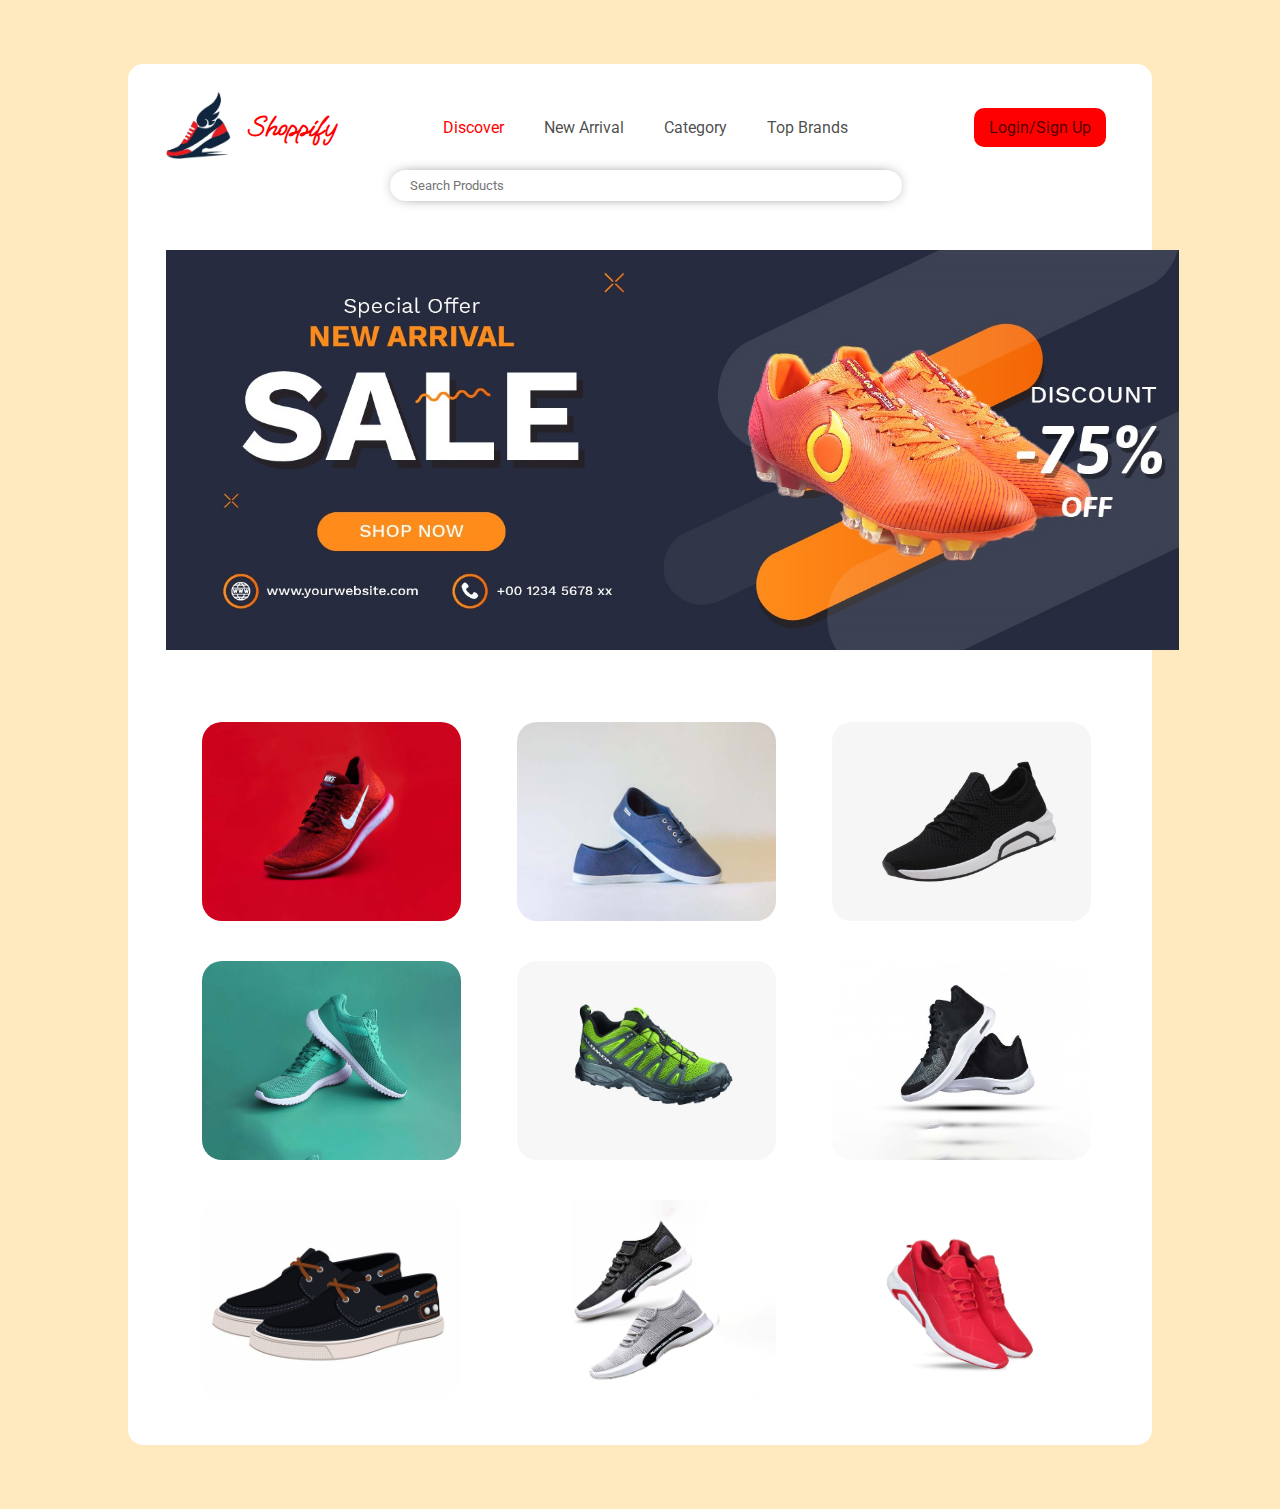
<file: index.html>
<!DOCTYPE html>
<html lang="en">
  <head>
    <meta charset="UTF-8" />
    <meta http-equiv="X-UA-Compatible" content="IE=edge" />
    <meta name="viewport" content="width=device-width, initial-scale=1.0" />
    <link rel="stylesheet" href="style.css" />
    <title>Document</title>
  </head>
  <body>
    <div class="mainContainer">
      <div class="nav-bar">
        <div class="logo">
          <a href=""><img src="images/logo.png" alt="" /></a>
          <p>Shoppify</p>
        </div>
        <ul class="underline">
          <li class="nav-lists"><a class="active" href="">Discover</a></li>
          <li class="nav-lists"><a href="">New Arrival</a></li>
          <li class="nav-lists"><a href="category.html">Category</a></li>
          <li class="nav-lists"><a href="">Top Brands</a></li>
        </ul>
        <ul class="login">
          <li class="login-lists"><a href="login.html">Login/Sign Up</a></li>
        </ul>
      </div>

      <div class="search-bar">
        <form action="">
          <input placeholder="Search Products" class="search" type="text" />
        </form>
      </div>

      <div class="content">
        <div class="slide-show">
          <div class="slides">
            <img src="images/image 2.jpg" alt="" />
          </div>
          <div class="slides">
            <img src="images/image 1.jpg" alt="" />
          </div>
          <div class="slides">
            <img src="images/image 3.jpg" alt="" />
          </div>
          <div class="slides">
            <img src="images/image 2.jpg" alt="" />
          </div>
        </div>
      </div>

      <div class="discover-content">
        <div class="boxes">
          <a href="">
            <img src="images/shoe 1.jpg" alt="" />
          </a>
        </div>
        <div class="boxes">
          <a href="">
            <img src="images/shoe 2.jpg" alt="" />
          </a>
        </div>
        <div class="boxes">
          <a href="">
            <img src="images/shoe 3.png" alt="" />
          </a>
        </div>
        <div class="boxes">
          <a href="">
            <img src="images/shoe 4.jpg" alt="" />
          </a>
        </div>
        <div class="boxes">
          <a href="">
            <img src="images/shoe 5.jpg" alt="" />
          </a>
        </div>
        <div class="boxes">
          <a href="">
            <img src="images/shoe 6.jpg" alt="" />
          </a>
        </div>
        <div class="boxes">
          <a href="">
            <img src="images/shoe 7.jpg" alt="" />
          </a>
        </div>
        <div class="boxes">
          <a href="">
            <img src="images/shoe 8.jpg" alt="" />
          </a>
        </div>
        <div class="boxes">
          <a href="">
            <img src="images/shoe 9.jpg" alt="" />
          </a>
        </div>
      </div>
    </div>
  </body>
</html>
</file>
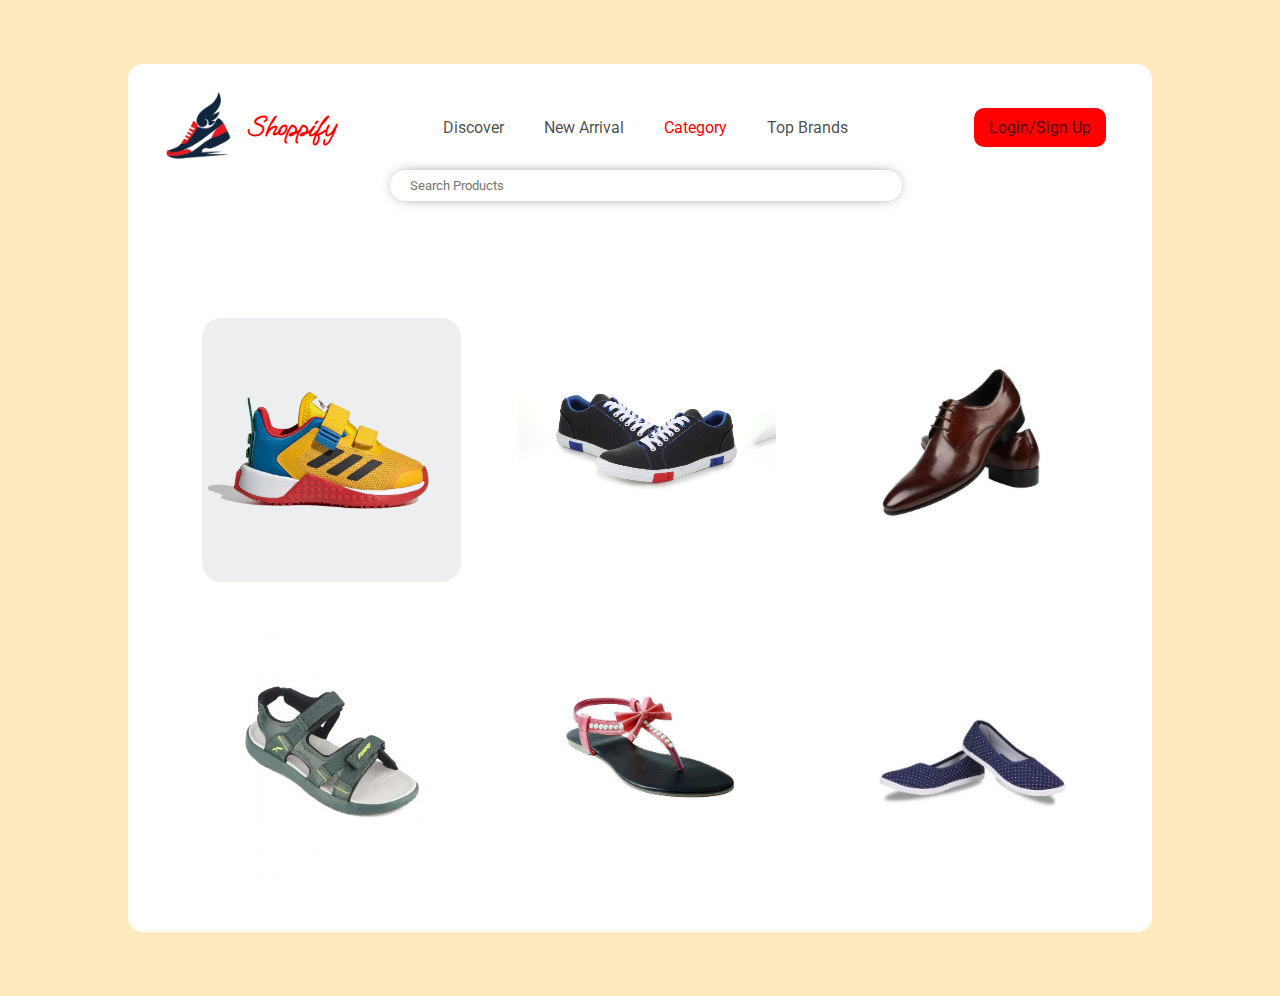
<file: category.html>
<!DOCTYPE html>
<html lang="en">
<head>
    <meta charset="UTF-8">
    <meta http-equiv="X-UA-Compatible" content="IE=edge">
    <meta name="viewport" content="width=device-width, initial-scale=1.0">
    <title>Document</title>
    <link rel="stylesheet" href="style.css">
</head>
<body>
    
    <div class="mainContainer">
        <div class="nav-bar">
            <div class="logo">
              <a href=""><img src="images/logo.png" alt="" /></a>
              <p>Shoppify</p>
            </div>
            <ul class="underline">
              <li class="nav-lists"><a href="index.html">Discover</a></li>
              <li class="nav-lists"><a href="">New Arrival</a></li>
              <li class="nav-lists"><a class="active" href="category.html">Category</a></li>
              <li class="nav-lists"><a href="">Top Brands</a></li>
            </ul>
            <ul class="login">
              <li class="login-lists"><a href="login.html">Login/Sign Up</a></li>
            </ul>
          </div>
    
          <div class="search-bar">
            <form action="">
              <input placeholder="Search Products" class="search" type="text" />
            </form>
          </div>

          <div class="discover-content1">
            <div class="boxes1 content1">
              <a href="">
                <img src="images/category 1.jpg" alt="" />
              </a>
            </div>
            <div class="boxes1 content2">
              <a href="">
                <img src="images/category 2.jpg" alt="" />
              </a>
            </div>
            <div class="boxes1 content3">
              <a href="">
                <img src="images/category 3.jpg" alt="" />
              </a>
            </div>
            <div class="boxes1 content4">
              <a href="">
                <img src="images/category 4.jpg" alt="" />
              </a>
            </div>
            <div class="boxes1 content5">
              <a href="">
                <img src="images/category 5.jpg" alt="" />
              </a>
            </div>
            <div class="boxes1 content6">
              <a href="">
                <img src="images/category 6.jpg" alt="" />
              </a>
            </div>
            
    </div>

</body>
</html>
</file>
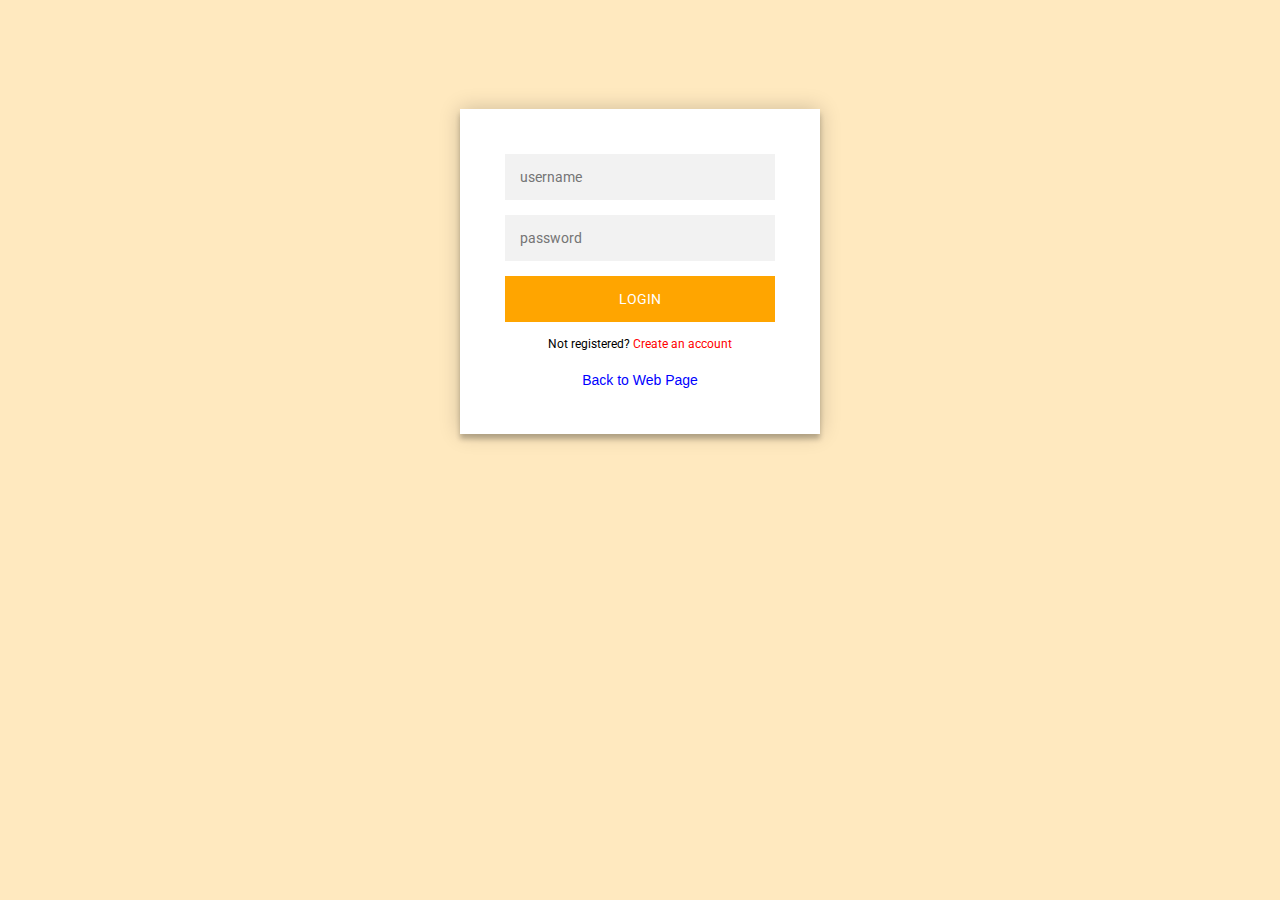
<file: login.html>
<!DOCTYPE html>
<html lang="en" >
<head>
  <meta charset="UTF-8">
  <title>Modern Flat Design Login Form Example</title>
  <link rel="stylesheet" href="styleForLogin.css">

</head>
<body>
<div class="login-page">
  <div class="form">
    <form class="register-form">
      <input type="text" required placeholder="name"/>
      <input type="password" required placeholder="password"/>
      <input type="text" required placeholder="email address"/>
      <button>create</button>
      <p class="message">Already registered? <a href="#">Sign In</a></p>
    </form>
    <form class="login-form">
      <input type="text" required placeholder="username"/>
      <input type="password" required placeholder="password"/>
      <button>login</button>
      <p class="message">Not registered? <a href="#">Create an account</a></p>
    </form>
    <br>
    <a class="back" href="index.html">Back to Web Page</a>
  </div>

</div>
  <script src='https://cdnjs.cloudflare.com/ajax/libs/jquery/2.1.3/jquery.min.js'></script><script  src="./script.js"></script>

</body>
</html>
</file>
<file: style.css>
@import url("https://fonts.googleapis.com/css2?family=Roboto:wght@500&display=swap");
@import url("https://fonts.googleapis.com/css2?family=Oooh+Baby&display=swap");
* {
  margin: 0;
  padding: 0;
  box-sizing: border-box;
  font-family: "Roboto", sans-serif;
}

body {
  background-color: rgba(255, 166, 0, 0.25);
}

.mainContainer {
  background-color: white;
  margin: 5% auto;
  width: 80%;
  border-radius: 15px;
  padding: 3vh 2vw 3vh 3vw;
}

.nav-bar {
  display: flex;
  justify-content: space-between;
  align-items: center;
}
.logo {
  display: flex;
  align-items: center;
  color: red;
}
.logo p {
  margin-left: 12px;
  font-weight: bold;
  cursor: pointer;
  user-select: none;
  font-size: 28px;
  font-family: "Oooh Baby", cursive;
}
.logo a {
  vertical-align: middle;
}

.logo img {
  cursor: pointer;
  width: 70px;
}

.nav-bar ul {
  display: flex;
  list-style-type: none;
}
.nav-lists a {
  position: relative;
}

.nav-lists a::before {
  position: absolute;
  left: -10%;
  top: 107%;
  width: 120%;
  content: "";
  height: 1%;
  transform: scaleX(0);
  background-color: red;
  border-radius: 2px;
  transition: 0.2s;
}

.nav-lists a:hover::before {
  transform: scaleX(1);
}

.active {
  color: red !important;
}

.nav-bar ul li {
  margin: 0 20px;
  transition: 0.1s;
}

.nav-bar ul li:hover {
  transform: scale(1.1);
  color: red;
}

.nav-bar ul:last-child li:hover {
  transform: scale(1.06);
}

.nav-bar a {
  text-decoration: none;
  color: rgba(0, 0, 0, 0.712);
  transition: 0.2s;
}
.nav-bar a:hover {
  color: red;
}

.login li {
  padding: 10px 15px;
  border-radius: 10px;
  cursor: pointer;
  background-color: red;
}

.login li:hover {
  transform: none;
}
.login li:hover a {
  color: white;
}

.search-bar {
  margin-top: 7px;
  position: relative;
  height: 80px;
}

.search {
  width: 40vw;
  padding: 8px 20px;
  position: absolute;
  left: 50%;
  border-radius: 20px;
  border: none;
  box-shadow: 0 0 15px -7px black;

  transform: translateX(-50%);
}

.search:focus {
  outline: 1px solid rgba(255, 166, 0, 1);
  box-shadow: 0 0 13px -7px black;
}

.content {
  width: 1013px;
  margin: auto;
  overflow: hidden;
}

.slides img {
  height: 400px;
  width: 1013px;
}
.slide-show {
  width: 100%;
  display: flex;

  animation: slide 10s infinite;
}
@keyframes slide {
  0% {
    transform: translateX(0);
  }
  25% {
    transform: translateX(0);
  }
  30% {
    transform: translateX(-100%);
  }
  50% {
    transform: translateX(-100%);
  }
  55% {
    transform: translateX(-200%);
  }
  75% {
    transform: translateX(-200%);
  }
  80% {
    transform: translateX(-300%);
  }
  100% {
    transform: translateX(-300%);
  }
}

.discover-content {
  margin-top: 5%;
  display: flex;
  justify-content: space-evenly;
  flex-wrap: wrap;
}

.boxes {
  position: relative;
  width: 27%;
  cursor: pointer;
  margin: 20px;
  border-radius: 20px;
  overflow: hidden;
}

.boxes::before {
    background-color: rgb(255, 51, 0);
    height: 40px;
    padding-top: 10px;
    text-align: center;
    width: 100%;
    opacity: 0;
  content: "View Product";
  box-shadow: 0 0 10px 0 black;
  color: white;
  line-height: 25px;
  position: absolute;
  top: 100%;
  transform: translateY(100%);
  transition: 0.2s;
  z-index: 10;
}

.boxes:hover::before {
  opacity: 1;
  transform: translateY(-100%);  
}


.boxes img {
  height: 100%;
  width: 100%;
  
  transition: 0.2s;
}

.boxes:hover {
  box-shadow: 0 0 20px -8px black;
}

.boxes:hover img {
  transform: scale(1.05) translateY(-10%);
  filter: blur(2px);
  transition: 0.3s ;

}



.discover-content1 {
  margin-top: 5%;
  display: flex;
  justify-content: space-evenly;
  flex-wrap: wrap;
}







.boxes1 {
  position: relative;
  width: 27%;
  cursor: pointer;
  margin: 20px;
  border-radius: 20px;
  overflow: hidden;
}

.content1::before{
  content: "Kids' Category";

}
.content2::before{
  content: "Boys' Category";

}
.content3::before{
  content: "Men's Category";

}
.content4::before{
  content: "Sandals";

}
.content5::before{
  content: "Women's Sandals";

}
.content6::before{
  content: "Womens's Casual";

}

.boxes1::before {
  
    background-color: rgb(255, 51, 0);
    height: 70px;
    padding-top: 10px;
    text-align: center;
    width: 100%;
    opacity: 0;
  position: absolute;
  vertical-align: middle;
  line-height: 65px;
  top: 100%;
  transform: translateY(100%);
  transition: 0.3s;
  z-index: 10;
}

.boxes1:hover::before {
  box-shadow: 0 0 10px 0 black;
  top: 50%;
  opacity: 1;
  transform: translateY(-50%);  
}


.boxes1 img {
  height: 100%;
  width: 100%;
  
  transition: 0.2s;
}

.boxes1:hover {
  box-shadow: 0 0 20px -8px black;
}

.boxes1:hover img {
  transform: scale(1.05) ;
  filter: blur(2px);
  transition: 0.1s ease;

}
</file>
<file: styleForLogin.css>
@import url(https://fonts.googleapis.com/css?family=Roboto:300);

.login-page {
  width: 360px;
  padding: 8% 0 0;
  margin: auto;
}
.form {
  position: relative;
  z-index: 1;
  background: #FFFFFF;
  max-width: 360px;
  margin: 0 auto 100px;
  padding: 45px;
  text-align: center;
  box-shadow: 0 0 20px 0 rgba(0, 0, 0, 0.2), 0 5px 5px 0 rgba(0, 0, 0, 0.24);
}
.form input {
  font-family: "Roboto", sans-serif;
  outline: 0;
  background: #f2f2f2;
  width: 100%;
  border: 0;
  margin: 0 0 15px;
  padding: 15px;
  box-sizing: border-box;
  font-size: 14px;
}
.form button {
  font-family: "Roboto", sans-serif;
  text-transform: uppercase;
  outline: 0;
  background: orange;
  width: 100%;
  border: 0;
  padding: 15px;
  color: #FFFFFF;
  font-size: 14px;
  -webkit-transition: all 0.3 ease;
  transition: all 0.3 ease;
  cursor: pointer;
}
.form button:hover,.form button:active,.form button:focus {
  background: red;
}
.form .message {
  margin: 15px 0 0;
  color: black;
  font-size: 12px;
}
.form .message a {
  color: red ;
  text-decoration: none;
}
.form .register-form {
  display: none;
}
.container {
  position: relative;
  z-index: 1;
  max-width: 300px;
  margin: 0 auto;
}
.container:before, .container:after {
  content: "";
  display: block;
  clear: both;
}
.container .info {
  margin: 50px auto;
  text-align: center;
}
.container .info h1 {
  margin: 0 0 15px;
  padding: 0;
  font-size: 36px;
  font-weight: 300;
  color: #1a1a1a;
}
.container .info span {
  color: #4d4d4d;
  font-size: 12px;
}
.container .info span a {
  color: #000000;
  text-decoration: none;
}
.container .info span .fa {
  color: #EF3B3A;
}

.back{
  text-decoration: none;
  font-family: sans-serif;
  font-size: 14px;
  color: blue;
  transform: translateY(100%);
}
body {
  background: rgba(255, 166, 0, 0.25); /* fallback for old browsers */
  
  font-family: "Roboto", sans-serif;
  -webkit-font-smoothing: antialiased;
  -moz-osx-font-smoothing: grayscale;      
}
</file>
